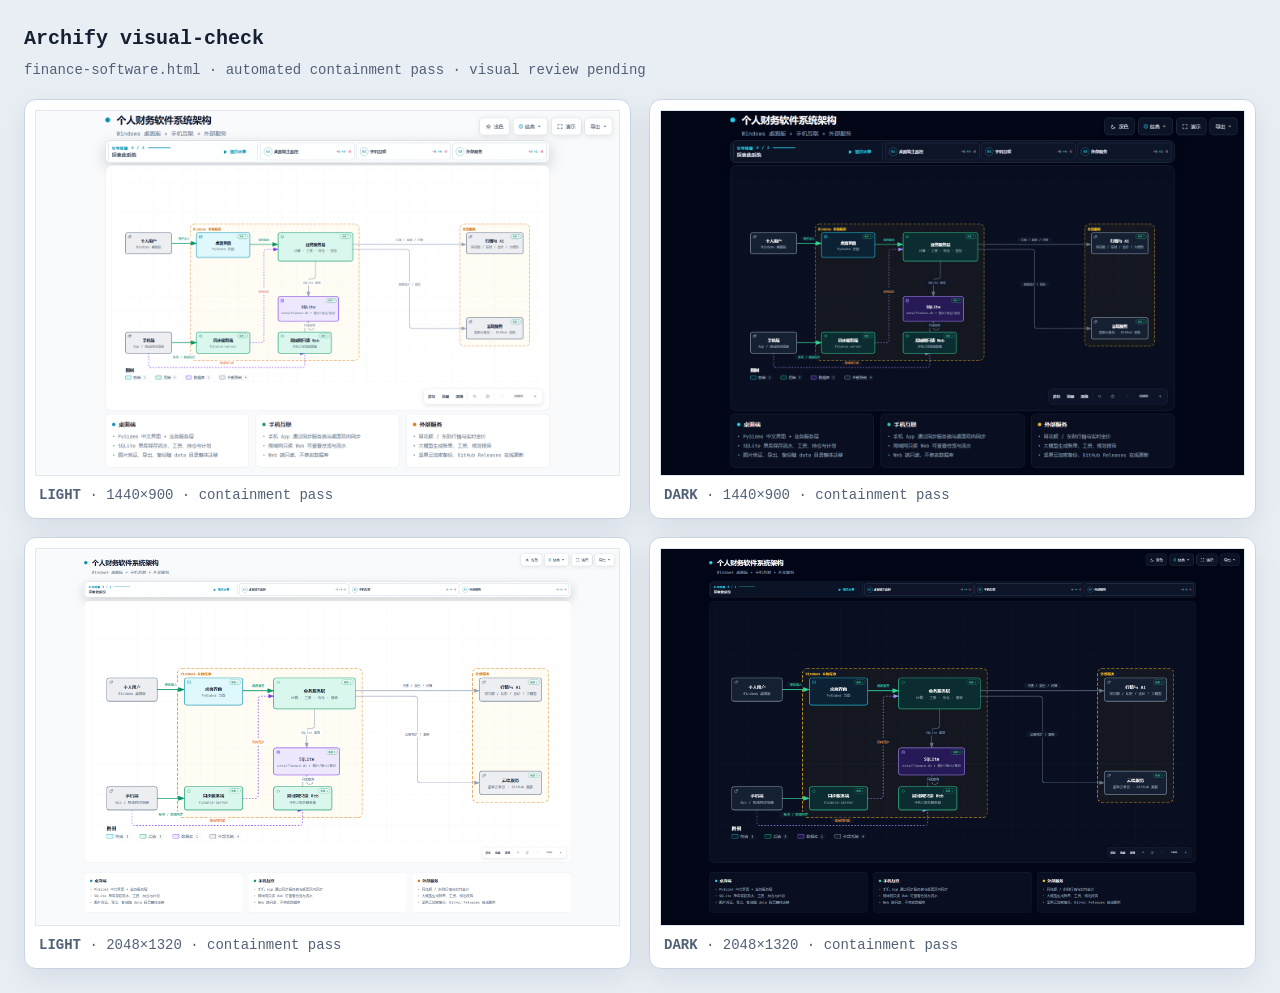
<file: docs/architecture/finance-software.visual-check.html>
<!doctype html>
<html lang="en">
<head>
<meta charset="utf-8">
<meta name="viewport" content="width=device-width,initial-scale=1">
<title>Archify visual-check · finance-software.html</title>
<style>
*{box-sizing:border-box}body{margin:0;padding:24px;background:#e9eef5;color:#172033;font:14px/1.5 ui-monospace,SFMono-Regular,Menlo,Consolas,monospace}header{max-width:1500px;margin:0 auto 18px}h1{margin:0 0 6px;font-size:20px}p{margin:0;color:#526176}.grid{max-width:1500px;margin:auto;display:grid;grid-template-columns:repeat(2,minmax(0,1fr));gap:18px}figure{margin:0;padding:10px;background:white;border:1px solid #c9d4e3;border-radius:12px;box-shadow:0 10px 30px rgba(15,23,42,.08)}img{display:block;width:100%;height:auto;border:1px solid #e2e8f0}figcaption{padding:9px 4px 2px;color:#526176}@media(max-width:900px){.grid{grid-template-columns:1fr}}
</style>
</head>
<body>
<header><h1>Archify visual-check</h1><p>finance-software.html · automated containment pass · visual review pending</p></header>
<main class="grid">
      <figure>
        <img src="finance-software.visual-check.1440x900.light.png" alt="light 1440 by 900">
        <figcaption><strong>LIGHT</strong> · 1440×900 · containment pass</figcaption>
      </figure>
      <figure>
        <img src="finance-software.visual-check.1440x900.dark.png" alt="dark 1440 by 900">
        <figcaption><strong>DARK</strong> · 1440×900 · containment pass</figcaption>
      </figure>
      <figure>
        <img src="finance-software.visual-check.2048x1320.light.png" alt="light 2048 by 1320">
        <figcaption><strong>LIGHT</strong> · 2048×1320 · containment pass</figcaption>
      </figure>
      <figure>
        <img src="finance-software.visual-check.2048x1320.dark.png" alt="dark 2048 by 1320">
        <figcaption><strong>DARK</strong> · 2048×1320 · containment pass</figcaption>
      </figure>
</main>
</body>
</html>
</file>
